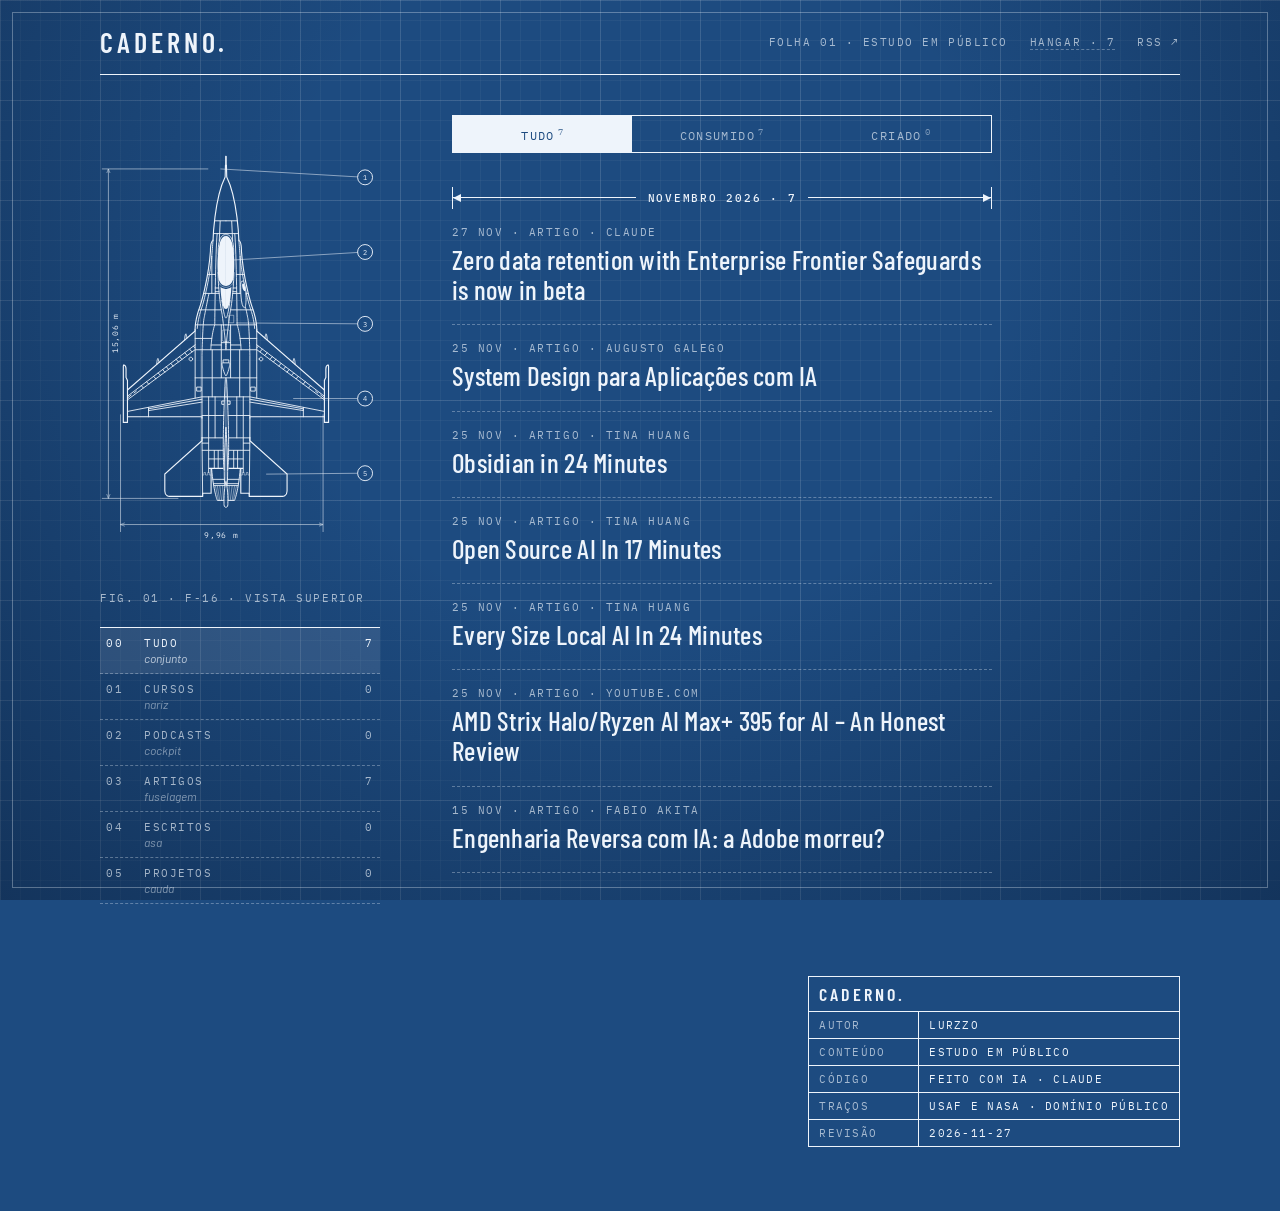
<file: index.html>
<!doctype html>
<html lang="pt-BR">
<head>
<meta charset="utf-8">
<meta name="viewport" content="width=device-width, initial-scale=1">
<title>caderno.</title>
<meta name="description" content="O que ando estudando, lendo, ouvindo, escrevendo e construindo. Em público.">
<link rel="alternate" type="application/rss+xml" title="caderno." href="feed.xml">
<link rel="preconnect" href="https://fonts.googleapis.com">
<link rel="preconnect" href="https://fonts.gstatic.com" crossorigin>
<link href="https://fonts.googleapis.com/css2?family=Barlow:ital,wght@0,400;0,500;1,400&family=Barlow+Condensed:wght@500;600&family=IBM+Plex+Mono:wght@400;500&display=swap" rel="stylesheet">
<link rel="stylesheet" href="caderno.css">
</head>
<body>
<div class="moldura" aria-hidden="true"></div>

<!-- pontas de seta usadas pelos desenhos -->
<svg width="0" height="0" style="position:absolute" aria-hidden="true">
  <defs>
    <marker id="ponta" viewBox="0 0 8 8" refX="7.5" refY="4" markerWidth="7" markerHeight="7" orient="auto-start-reverse">
      <path d="M0 1 L7.5 4 L0 7" fill="none" stroke="#eef4fb" stroke-width="1"/>
    </marker>
    <marker id="seta" viewBox="0 0 10 10" refX="9" refY="5" markerWidth="12" markerHeight="12" orient="auto">
      <path d="M0 0 L10 5 L0 10 Z" fill="#eef4fb"/>
    </marker>
  </defs>
</svg>

<div class="pagina">
  <header>
    <div class="marca">caderno.</div>
    <nav><span class="mono">Folha 01 · estudo em público</span><button type="button" class="mono hangar-link" id="abrir-hangar" hidden>Hangar · <span id="hangar-n">0</span></button><a class="mono" href="feed.xml">RSS ↗</a></nav>
  </header>

  <div class="corpo">
    <aside class="lado">
      <svg class="carro desenha revela-baixo" id="carro" viewBox="256 -394 300 414" role="img" aria-label="Desenho técnico de um F-16 visto de cima, de domínio público, com cinco peças numeradas que servem de filtro do feed">
        <g class="pd" id="jato-pd" transform="rotate(-90)"></g>
        <g class="depois">
          <!-- cotas -->
          <path class="fino" d="M258 -381 H372 M258 -28 H340 M278 -118 V8 M495 -118 V8"/>
          <line class="fino" x1="265" y1="-381" x2="265" y2="-28" marker-start="url(#ponta)" marker-end="url(#ponta)"/>
          <text transform="translate(275 -205) rotate(-90)" text-anchor="middle">15,06 m</text>
          <line class="fino" x1="278" y1="0" x2="495" y2="0" marker-start="url(#ponta)" marker-end="url(#ponta)"/>
          <text x="386" y="14" text-anchor="middle">9,96 m</text>
        </g>
        <!-- chamadas: cada peça é um tipo do feed -->
        <g class="chamada" data-tipo="curso"><line class="fino" x1="385" y1="-381" x2="540" y2="-372"/><circle cx="540" cy="-372" r="8"/><text x="540" y="-369">1</text></g>
        <g class="chamada" data-tipo="podcast"><line class="fino" x1="392" y1="-283" x2="540" y2="-292"/><circle cx="540" cy="-292" r="8"/><text x="540" y="-289">2</text></g>
        <g class="chamada" data-tipo="artigo"><line class="fino" x1="402" y1="-216" x2="540" y2="-215"/><circle cx="540" cy="-215" r="8"/><text x="540" y="-212">3</text></g>
        <g class="chamada" data-tipo="escrito"><line class="fino" x1="463" y1="-135" x2="540" y2="-135"/><circle cx="540" cy="-135" r="8"/><text x="540" y="-132">4</text></g>
        <g class="chamada" data-tipo="projeto"><line class="fino" x1="434" y1="-54" x2="540" y2="-55"/><circle cx="540" cy="-55" r="8"/><text x="540" y="-52">5</text></g>
      </svg>
      <div class="mono legenda">Fig. 01 · F-16 · vista superior</div>
      <div class="filtros">
        <div class="pecas" id="pecas" role="group" aria-label="Filtrar por tipo"></div>
      </div>
    </aside>

    <div class="coluna">
      <div class="chave" id="chave" role="radiogroup" aria-label="Mostrar o que foi consumido ou criado">
        <span class="chave-trilho" aria-hidden="true"></span>
        <button type="button" role="radio" data-grupo="">tudo</button>
        <button type="button" role="radio" data-grupo="consumido">consumido</button>
        <button type="button" role="radio" data-grupo="criado">criado</button>
      </div>
      <main id="feed" aria-live="polite"><div class="vazio">Carregando o feed…</div></main>
    </div>
  </div>

  <footer>
    <table class="carimbo">
      <caption>caderno.</caption>
      <tr><th>Autor</th><td>lurzzo</td></tr>
      <tr><th>Conteúdo</th><td>estudo em público</td></tr>
      <tr><th>Código</th><td>feito com IA · Claude</td></tr>
      <tr><th>Traços</th><td>USAF e NASA · domínio público</td></tr>
      <tr><th>Revisão</th><td id="revisao">—</td></tr>
    </table>
  </footer>
</div>

<dialog class="diario" id="diario" aria-labelledby="diario-titulo"><div class="folha" id="folha"></div></dialog>
<dialog class="diario" id="hangar" aria-labelledby="hangar-titulo"><div class="folha" id="folha-hangar"></div></dialog>

<script src="desenhos/desenhos.js"></script>
<script src="caderno.js"></script>
</body>
</html>
</file>
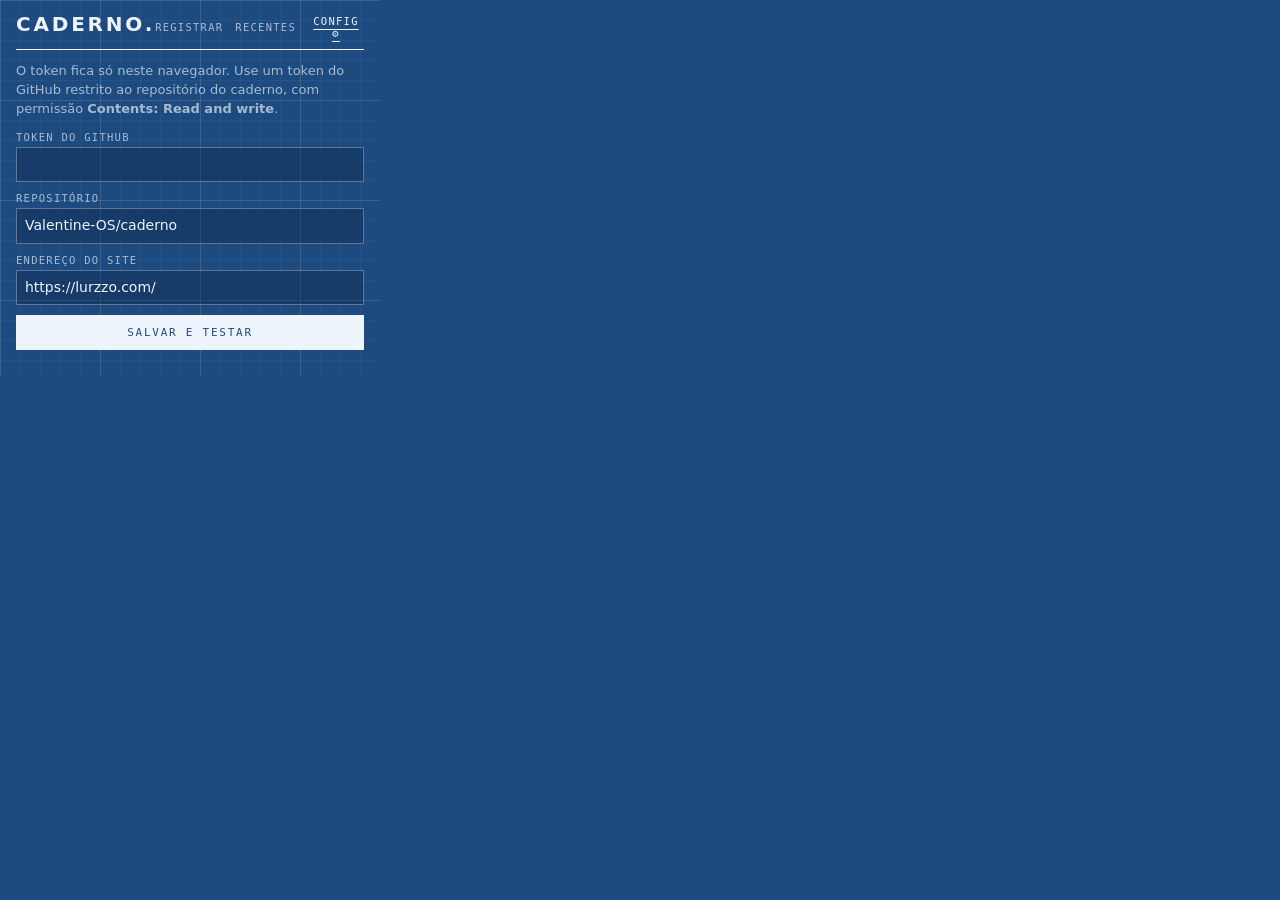
<file: extension/popup.html>
<!doctype html>
<html lang="pt-BR">
<head>
<meta charset="utf-8">
<title>caderno.</title>
<link rel="stylesheet" href="popup.css">
</head>
<body>
  <header>
    <span class="marca">caderno.</span>
    <nav>
      <button type="button" class="link" id="ir-registro">registrar</button>
      <button type="button" class="link" id="ir-recentes">recentes</button>
      <button type="button" class="link" id="ir-config" title="Configuração">config ⚙</button>
    </nav>
  </header>

  <!-- registrar -->
  <form id="registro" hidden novalidate>
    <fieldset class="tipos">
      <legend>Tipo</legend>
      <label><input type="radio" name="tipo" value="curso"><span>curso</span></label>
      <label><input type="radio" name="tipo" value="podcast"><span>podcast</span></label>
      <label><input type="radio" name="tipo" value="artigo"><span>artigo</span></label>
      <label><input type="radio" name="tipo" value="escrito"><span>escrito</span></label>
      <label><input type="radio" name="tipo" value="projeto"><span>projeto</span></label>
    </fieldset>

    <label class="campo">Título<input id="titulo" type="text" required></label>
    <label class="campo">Link<input id="link" type="url" placeholder="https://…"></label>
    <div class="dupla">
      <label class="campo">Fonte<input id="fonte" type="text" placeholder="autor, site ou programa"></label>
      <label class="campo">Concluído em<input id="data" type="date" required></label>
    </div>
    <label class="campo">O que ficou<textarea id="nota" rows="3" placeholder="uma ou duas frases"></textarea></label>
    <label class="campo" id="campo-texto" hidden>Texto<textarea id="texto" rows="5" placeholder="parágrafos separados por uma linha em branco"></textarea></label>

    <p class="aviso" id="aviso" role="alert" hidden></p>
    <button type="submit" class="principal" id="registrar">Registrar</button>
    <button type="button" class="secundario" id="guardar">Guardar no hangar, para testar depois</button>
    <button type="button" class="link" id="limpar">limpar o formulário</button>
    <button type="button" class="link" id="cancelar-edicao" hidden>cancelar a edição</button>
  </form>

  <!-- recentes: editar e excluir -->
  <section id="recentes" hidden>
    <p class="explica">Os últimos registros do feed. Escritos longos ficam em <code>escritos/</code> e se editam pelo GitHub.</p>
    <p class="aviso" id="aviso-recentes" role="alert" hidden></p>
    <p class="ok" id="ok-recentes" role="status" hidden></p>
    <ul class="lista" id="lista-recentes"></ul>
    <h3 class="secao">Hangar</h3>
    <p class="explica">Ferramentas guardadas para testar. <b>usei</b> abre o registro já preenchido e tira do hangar ao registrar.</p>
    <ul class="lista" id="lista-hangar"></ul>
    <button type="button" class="link" id="recarregar">recarregar as listas</button>
  </section>

  <!-- registrado -->
  <section id="feito" hidden>
    <p class="grande" id="feito-titulo">Registrado.</p>
    <p id="feito-texto">Aparece no site em cerca de um minuto, depois que a conferência do GitHub passar.</p>
    <p><a id="ver-site" target="_blank" rel="noopener">abrir o caderno ↗</a> · <a id="ver-actions" target="_blank" rel="noopener">acompanhar a publicação ↗</a></p>
    <button type="button" class="principal" id="outro">Registrar outra coisa</button>
  </section>

  <!-- configuração -->
  <form id="config" hidden novalidate>
    <p class="explica">O token fica só neste navegador. Use um token do GitHub restrito ao repositório do caderno, com permissão <b>Contents: Read and write</b>.</p>
    <label class="campo">Token do GitHub<input id="token" type="password" autocomplete="off" spellcheck="false"></label>
    <label class="campo">Repositório<input id="repo" type="text" spellcheck="false" placeholder="dono/repositorio"></label>
    <label class="campo">Endereço do site<input id="site" type="url" spellcheck="false"></label>
    <p class="aviso" id="aviso-config" role="alert" hidden></p>
    <button type="submit" class="principal" id="salvar">Salvar e testar</button>
    <button type="button" class="link" id="voltar" hidden>voltar</button>
  </form>

  <script src="dev-mock.js"></script>
  <script type="module" src="popup.js"></script>
</body>
</html>
</file>
<file: caderno.css>
:root {
  --azul: #1d4b80;
  --tinta: #eef4fb;
  --apagado: rgba(238, 244, 251, .66);
  --fio: rgba(238, 244, 251, .32);
  --grade-forte: rgba(238, 244, 251, .11);
  --grade-fina: rgba(238, 244, 251, .045);
  --cond: "Barlow Condensed", "Arial Narrow", sans-serif;
  --sans: "Barlow", system-ui, sans-serif;
  --mono: "IBM Plex Mono", ui-monospace, monospace;
  --grade:
    linear-gradient(var(--grade-forte) 1px, transparent 1px),
    linear-gradient(90deg, var(--grade-forte) 1px, transparent 1px),
    linear-gradient(var(--grade-fina) 1px, transparent 1px),
    linear-gradient(90deg, var(--grade-fina) 1px, transparent 1px);
}
* { box-sizing: border-box; }
html { overflow-x: clip; }
body {
  margin: 0; color: var(--tinta); font: 400 16px/1.55 var(--sans); -webkit-font-smoothing: antialiased; overflow-x: clip;
  background-color: var(--azul);
  background-image: radial-gradient(ellipse at 50% 30%, transparent 40%, rgba(8, 24, 48, .45) 100%), var(--grade);
  background-size: 100% 100%, 100px 100px, 100px 100px, 20px 20px, 20px 20px;
  background-attachment: fixed;
}
::selection { background: var(--tinta); color: var(--azul); }
a { color: inherit; }
.mono { font: 400 11px var(--mono); letter-spacing: .14em; text-transform: uppercase; color: var(--apagado); }

/* a margem da folha de desenho */
.moldura { position: fixed; inset: 12px; border: 1px solid var(--fio); pointer-events: none; z-index: 5; }
.pagina { max-width: 1160px; margin: 0 auto; padding: 0 40px 64px; }

header { display: flex; justify-content: space-between; align-items: center; gap: 16px; padding: 28px 0 18px; border-bottom: 1px solid var(--tinta); }
.marca { font: 600 28px/1 var(--cond); letter-spacing: .14em; text-transform: uppercase; }
header nav { display: flex; gap: 22px; align-items: baseline; }
header nav a { text-decoration: none; }
header nav a:hover { color: var(--tinta); }

.corpo { display: grid; grid-template-columns: 280px minmax(0, 1fr); gap: 72px; padding-top: 40px; }
.lado { position: sticky; top: 32px; align-self: start; }
.lado svg.carro { display: block; height: min(470px, 54vh); width: auto; max-width: 100%; margin: 0 auto 0 0; overflow: visible; }
.lado .legenda { margin-top: 6px; }

/* traço */
.tr { fill: none; stroke: var(--tinta); stroke-width: 1.1; stroke-linejoin: round; stroke-linecap: round; }
.fino { fill: none; stroke: var(--tinta); stroke-width: .7; opacity: .8; }
.eixo { fill: none; stroke: var(--tinta); stroke-width: .6; stroke-dasharray: 10 3 2 3; opacity: .55; }
.oculto { fill: none; stroke: var(--tinta); stroke-width: .6; stroke-dasharray: 3 3; opacity: .55; }
.fluxo { fill: none; stroke: var(--tinta); stroke-width: .9; stroke-dasharray: 5 4; opacity: .8; }
svg text { fill: var(--tinta); font: 400 8.5px var(--mono); letter-spacing: .08em; }
svg text.grande { font: 600 11px var(--cond); letter-spacing: .14em; }

/* desenhar o traço ao aparecer */
.desenha .tr { stroke-dasharray: var(--L); stroke-dashoffset: var(--L); transition: stroke-dashoffset 2.6s cubic-bezier(.45, 0, .2, 1); }
.desenha.on .tr { stroke-dashoffset: 0; }
.desenha .depois { opacity: 0; transition: opacity 1.2s ease 1.5s; }
.desenha.on .depois { opacity: 1; }
@media (prefers-reduced-motion: reduce) {
  .desenha .tr { stroke-dasharray: none; transition: none; }
  .desenha .depois { opacity: 1; transition: none; }
}


/* traços de domínio público: preto vira tinta, branco vira o azul da folha */
.pd { fill: var(--tinta); }
.pd [fill="#000"] { fill: var(--tinta); }
.pd [fill="#fff"] { fill: var(--azul); }
.pd [fill="none"] { fill: none; }
.pd [stroke="#000"] { stroke: var(--tinta); }
.pd.saturno [stroke="#000"] { stroke-width: 2.2; }

/* revelar o desenho como uma plotter: de cima, da esquerda ou de baixo */
.revela-baixo { clip-path: inset(0 0 100% 0); }
.revela-direita { clip-path: inset(0 100% 0 0); }
.revela-cima { clip-path: inset(100% 0 0 0); }
.revela-baixo, .revela-direita, .revela-cima { transition: clip-path 2.8s cubic-bezier(.45, 0, .2, 1); }
.on .revela-baixo, .on .revela-direita, .on .revela-cima, .on.revela-baixo { clip-path: inset(0 0 0 0); }
@media (prefers-reduced-motion: reduce) { .revela-baixo, .revela-direita, .revela-cima { clip-path: none; transition: none; } }

/* o foguete é alto e estreito: largura fixa, textos maiores na escala dele */
.solta.alto { width: 250px; top: -10px; }
.solta.alto svg text { font-size: 19px; letter-spacing: .06em; }
.solta.alto .fino { stroke-width: 2; }

/* chamadas numeradas no carro: são os filtros */
.chamada { cursor: pointer; }
.chamada circle { fill: var(--azul); stroke: var(--tinta); stroke-width: 1; transition: fill .2s; }
.chamada text { text-anchor: middle; font-size: 8px; transition: fill .2s; }
.chamada:hover circle, .chamada.ativa circle { fill: var(--tinta); }
.chamada:hover text, .chamada.ativa text { fill: var(--azul); }

/* lista de peças */
/* chave de três posições: tudo · consumido · criado */
.filtros { margin-top: 22px; }
.chave { position: relative; display: grid; grid-template-columns: repeat(3, 1fr); border: 1px solid var(--tinta); max-width: 540px; margin-bottom: 34px; }
.chave button { position: relative; z-index: 1; padding: 10px 4px 9px; background: none; border: 0; color: var(--apagado); font: 400 11.5px var(--mono); letter-spacing: .12em; text-transform: uppercase; cursor: pointer; transition: color .25s; }
.chave button sup { font-size: 9px; margin-left: 3px; opacity: .7; }
.chave button:hover { color: var(--tinta); }
.chave button[aria-checked="true"] { color: var(--azul); }
.chave button:focus-visible { outline: 1px dashed var(--tinta); outline-offset: -4px; }
.chave-trilho { position: absolute; top: 0; bottom: 0; left: 0; width: calc(100% / 3); background: var(--tinta); transition: transform .35s cubic-bezier(.45, 0, .2, 1); }
.chave[data-pos="1"] .chave-trilho { transform: translateX(100%); }
.chave[data-pos="2"] .chave-trilho { transform: translateX(200%); }
@media (prefers-reduced-motion: reduce) { .chave-trilho, .chave button { transition: none; } }

.pecas { border-top: 1px solid var(--tinta); }
.pecas button.fora { opacity: .32; }
.pecas button { width: 100%; display: grid; grid-template-columns: 30px 1fr auto; align-items: baseline; gap: 8px; padding: 8px 6px; background: none; border: 0; border-bottom: 1px dashed var(--fio); color: var(--apagado); font: 400 11px var(--mono); letter-spacing: .14em; text-transform: uppercase; text-align: left; cursor: pointer; transition: background .2s, color .2s; }
.pecas button small { display: block; font: italic 400 12px var(--sans); letter-spacing: 0; text-transform: none; opacity: .75; margin-top: 1px; }
.pecas button:hover { color: var(--tinta); }
.pecas button[aria-pressed="true"] { color: var(--tinta); background: rgba(238, 244, 251, .1); }

/* o feed */
.bloco { position: relative; margin-top: 52px; }
.bloco:first-child { margin-top: 0; }
.cota { display: flex; align-items: center; gap: 12px; max-width: 540px; padding: 4px 0; border-left: 1px solid var(--tinta); border-right: 1px solid var(--tinta); }
.cota .ln { flex: 1; height: 1px; background: var(--tinta); position: relative; }
.cota .ln.a::before, .cota .ln.b::after { content: ""; position: absolute; top: -3.5px; border-top: 4px solid transparent; border-bottom: 4px solid transparent; }
.cota .ln.a::before { left: 0; border-right: 8px solid var(--tinta); }
.cota .ln.b::after { right: 0; border-left: 8px solid var(--tinta); }
.cota span.rot { font: 500 11px var(--mono); letter-spacing: .16em; text-transform: uppercase; white-space: nowrap; }

.post { position: relative; z-index: 1; max-width: 540px; padding: 16px 0; border-bottom: 1px dashed var(--fio); cursor: pointer; outline: 0; }
.post h2 { font: 500 27px/1.12 var(--cond); margin: 5px 0 4px; letter-spacing: .01em; }
.post p { margin: 0; color: var(--apagado); font-size: 15.5px; }
.post .abrir { position: absolute; right: 0; top: 18px; font: 400 10.5px var(--mono); letter-spacing: .14em; text-transform: uppercase; opacity: 0; transform: translateX(-6px); transition: opacity .2s, transform .2s; }
.post:hover .abrir, .post:focus-visible .abrir { opacity: 1; transform: none; }
.post:hover h2, .post:focus-visible h2 { text-decoration: underline; text-decoration-style: dashed; text-decoration-thickness: 1px; text-underline-offset: 5px; }
.post:focus-visible { box-shadow: -10px 0 0 -9px var(--tinta); }
.vazio { padding: 40px 0; font: 400 13px var(--mono); letter-spacing: .14em; text-transform: uppercase; color: var(--apagado); }

/* figuras soltas: à direita do feed, até a borda da tela */
.solta { position: absolute; z-index: 0; margin: 0; pointer-events: none; left: 560px; top: 6px; width: min(560px, calc(100vw - max(0px, (100vw - 1160px) / 2) - 960px)); }
.solta svg { display: block; width: 100%; height: auto; overflow: visible; }
.solta figcaption { margin-top: 4px; }

/* a folha de diário */
dialog.diario {
  border: 1.5px solid var(--tinta); padding: 0; color: var(--tinta); width: min(700px, calc(100% - 32px)); max-height: 86vh;
  background-color: var(--azul); background-image: var(--grade); background-size: 100px 100px, 100px 100px, 20px 20px, 20px 20px;
  box-shadow: 0 30px 80px rgba(5, 16, 32, .55);
}
dialog.diario[open] { animation: abre .45s cubic-bezier(.2, .7, .2, 1); }
dialog.diario::backdrop { background: rgba(8, 22, 44, .55); backdrop-filter: blur(2px); animation: fundo .45s ease; }
@keyframes abre { from { opacity: 0; transform: translateY(14px) scale(.985); } }
@keyframes fundo { from { opacity: 0; } }
.folha { padding: 30px 40px 32px; }
.folha .topo { display: flex; justify-content: space-between; align-items: baseline; gap: 16px; padding-bottom: 12px; border-bottom: 1px solid var(--tinta); }
.folha .fechar { font: 400 11px var(--mono); letter-spacing: .14em; text-transform: uppercase; color: var(--apagado); background: none; border: 0; padding: 0; cursor: pointer; }
.folha .fechar:hover { color: var(--tinta); }
.folha h2 { font: 600 clamp(34px, 6vw, 46px)/1.02 var(--cond); margin: 24px 0 0; }
table.selo { width: 100%; border-collapse: collapse; margin-top: 22px; }
.selo th { width: 140px; padding: 9px 12px; border: 1px solid var(--fio); text-align: left; vertical-align: top; font: 400 10.5px var(--mono); letter-spacing: .14em; text-transform: uppercase; color: var(--apagado); }
.selo td { padding: 9px 12px; border: 1px solid var(--fio); font-size: 15px; }
.selo td.ficou { font: italic 400 18px/1.4 var(--sans); }
.folha .texto { margin-top: 24px; }
.folha .texto p { font-size: 17.5px; line-height: 1.65; margin: 0 0 14px; }
.folha .original { display: inline-block; margin-top: 22px; font: 500 11px var(--mono); letter-spacing: .14em; text-transform: uppercase; color: var(--tinta); text-decoration: none; border: 1px solid var(--tinta); padding: 11px 16px; transition: background .2s, color .2s; }
.folha .original:hover { background: var(--tinta); color: var(--azul); }
.folha .rev { margin-top: 26px; padding-top: 10px; border-top: 1px dashed var(--fio); }

/* hangar: ferramentas guardadas para testar, à parte do feed */
.hangar-link { background: none; border: 0; padding: 0; cursor: pointer; border-bottom: 1px dashed var(--fio); }
.hangar-link:hover { color: var(--tinta); border-bottom-color: var(--tinta); }
.folha .explica { margin: 14px 0 0; color: var(--apagado); font-size: 15px; }
.estante { list-style: none; margin: 18px 0 0; padding: 0; border-top: 1px solid var(--tinta); }
.estante li { padding: 14px 0; border-bottom: 1px dashed var(--fio); }
.estante .nome { font: 600 24px/1.1 var(--cond); }
.estante .nome a { text-decoration: none; }
.estante .nome a:hover { text-decoration: underline; text-decoration-style: dashed; text-underline-offset: 5px; }
.estante p { margin: 4px 0 0; color: var(--apagado); font-size: 15px; }
.estante .poeira { opacity: .55; }
.estante .vazia { color: var(--apagado); font: 400 12px var(--mono); letter-spacing: .12em; text-transform: uppercase; }

/* selo do rodapé */
footer { margin-top: 72px; display: flex; justify-content: flex-end; }
table.carimbo { border-collapse: collapse; min-width: 360px; }
.carimbo th, .carimbo td { border: 1px solid var(--tinta); padding: 6px 10px; text-align: left; font: 400 10.5px var(--mono); letter-spacing: .12em; text-transform: uppercase; }
.carimbo th { color: var(--apagado); font-weight: 400; width: 110px; }
.carimbo caption { caption-side: top; text-align: left; font: 600 18px var(--cond); letter-spacing: .16em; text-transform: uppercase; border: 1px solid var(--tinta); border-bottom: 0; padding: 6px 10px; }

@media (max-width: 1300px) { .solta { display: none; } }
@media (max-width: 860px) {
  .moldura { inset: 6px; }
  .pagina { padding: 0 22px 48px; }
  .corpo { grid-template-columns: 1fr; gap: 24px; padding-top: 24px; }
  .lado { position: static; display: grid; grid-template-columns: 120px 1fr; gap: 18px; align-items: start; }
  .lado svg.carro { height: 260px; }
  .lado .legenda { grid-column: 1; }
  .filtros { grid-column: 2; grid-row: 1 / span 2; margin-top: 0; }
  .post h2 { font-size: 24px; }
  .folha { padding: 24px 20px 26px; }
  .selo th { width: 100px; }
  footer { justify-content: stretch; }
  table.carimbo { min-width: 0; width: 100%; }
}
</file>
<file: extension/popup.css>
:root {
  --azul: #1d4b80;
  --tinta: #eef4fb;
  --apagado: rgba(238, 244, 251, .66);
  --fio: rgba(238, 244, 251, .32);
  --erro: #ffb4a8;
  --cond: "Barlow Condensed", "Arial Narrow", system-ui, sans-serif;
  --sans: "Barlow", system-ui, sans-serif;
  --mono: "IBM Plex Mono", ui-monospace, Consolas, monospace;
}
* { box-sizing: border-box; }
html { background: var(--azul); }
body {
  width: 380px; margin: 0; padding: 14px 16px 16px; color: var(--tinta); font: 400 14px/1.45 var(--sans);
  background-color: var(--azul);
  background-image:
    linear-gradient(rgba(238, 244, 251, .1) 1px, transparent 1px),
    linear-gradient(90deg, rgba(238, 244, 251, .1) 1px, transparent 1px),
    linear-gradient(rgba(238, 244, 251, .04) 1px, transparent 1px),
    linear-gradient(90deg, rgba(238, 244, 251, .04) 1px, transparent 1px);
  background-size: 100px 100px, 100px 100px, 20px 20px, 20px 20px;
}
[hidden] { display: none !important; }
a { color: var(--tinta); }

header { display: flex; justify-content: space-between; align-items: baseline; padding-bottom: 10px; margin-bottom: 12px; border-bottom: 1px solid var(--tinta); }
.marca { font: 600 20px/1 var(--cond); letter-spacing: .14em; text-transform: uppercase; }

button.link { background: none; border: 0; padding: 0; color: var(--apagado); font: 400 10.5px var(--mono); letter-spacing: .12em; text-transform: uppercase; cursor: pointer; }
button.link:hover { color: var(--tinta); }

fieldset.tipos { border: 0; padding: 0; margin: 0 0 12px; display: flex; flex-wrap: wrap; gap: 6px; }
fieldset.tipos legend { width: 100%; margin-bottom: 4px; font: 400 10.5px var(--mono); letter-spacing: .12em; text-transform: uppercase; color: var(--apagado); }
.tipos label { cursor: pointer; }
.tipos input { position: absolute; opacity: 0; pointer-events: none; }
.tipos span { display: inline-block; padding: 4px 9px; border: 1px solid var(--fio); font: 400 11px var(--mono); letter-spacing: .1em; text-transform: uppercase; color: var(--apagado); }
.tipos input:checked + span { border-color: var(--tinta); color: var(--azul); background: var(--tinta); }
.tipos input:focus-visible + span { outline: 1px dashed var(--tinta); outline-offset: 2px; }

.campo { display: block; margin-bottom: 10px; font: 400 10.5px var(--mono); letter-spacing: .12em; text-transform: uppercase; color: var(--apagado); }
.campo input, .campo textarea {
  display: block; width: 100%; margin-top: 4px; padding: 7px 8px; border: 1px solid var(--fio); border-radius: 0;
  background: rgba(10, 30, 60, .35); color: var(--tinta); font: 400 14px/1.4 var(--sans); letter-spacing: 0; text-transform: none;
}
.campo textarea { resize: vertical; }
.campo input:focus, .campo textarea:focus { outline: none; border-color: var(--tinta); }
.campo input::placeholder, .campo textarea::placeholder { color: rgba(238, 244, 251, .38); }
.campo input[type="date"] { color-scheme: dark; }
.dupla { display: grid; grid-template-columns: 1fr 140px; gap: 10px; }

.aviso { margin: 4px 0 10px; padding: 8px 10px; border: 1px solid var(--erro); color: var(--erro); font-size: 13px; }
.explica { margin: 0 0 12px; color: var(--apagado); font-size: 13px; }

button.principal { display: block; width: 100%; margin: 6px 0 10px; padding: 10px; border: 1px solid var(--tinta); background: var(--tinta); color: var(--azul); font: 500 11px var(--mono); letter-spacing: .16em; text-transform: uppercase; cursor: pointer; }
button.principal:hover { background: transparent; color: var(--tinta); }
button.principal:disabled { opacity: .5; cursor: wait; }

header nav { display: flex; gap: 12px; }
header nav button.atual { color: var(--tinta); text-decoration: underline; text-underline-offset: 4px; }

.ok { margin: 4px 0 10px; padding: 8px 10px; border: 1px solid var(--tinta); font-size: 13px; }
code { font: 400 12px var(--mono); }

.lista { list-style: none; margin: 0 0 12px; padding: 0; border-top: 1px solid var(--tinta); max-height: 360px; overflow-y: auto; }
.lista li { padding: 9px 0; border-bottom: 1px dashed var(--fio); }
.lista .rotulo { font: 400 10px var(--mono); letter-spacing: .12em; text-transform: uppercase; color: var(--apagado); }
.lista .titulo { font: 500 17px/1.2 var(--cond); margin: 2px 0 6px; }
.lista .acoes { display: flex; gap: 14px; }
.lista .acoes button.perigo { color: var(--erro); }
.lista .vazia { color: var(--apagado); font-size: 13px; border: 0; }

button.secundario { display: block; width: 100%; margin: 0 0 10px; padding: 8px; border: 1px dashed var(--tinta); background: transparent; color: var(--tinta); font: 400 10.5px var(--mono); letter-spacing: .12em; text-transform: uppercase; cursor: pointer; }
button.secundario:hover { border-style: solid; }
button.secundario:disabled { opacity: .5; cursor: wait; }
h3.secao { margin: 18px 0 4px; font: 600 16px var(--cond); letter-spacing: .14em; text-transform: uppercase; }
.lista li.poeira .titulo { opacity: .6; }

#feito p { margin: 0 0 10px; }
#feito .grande { font: 600 30px/1 var(--cond); margin: 6px 0 12px; }
</file>
